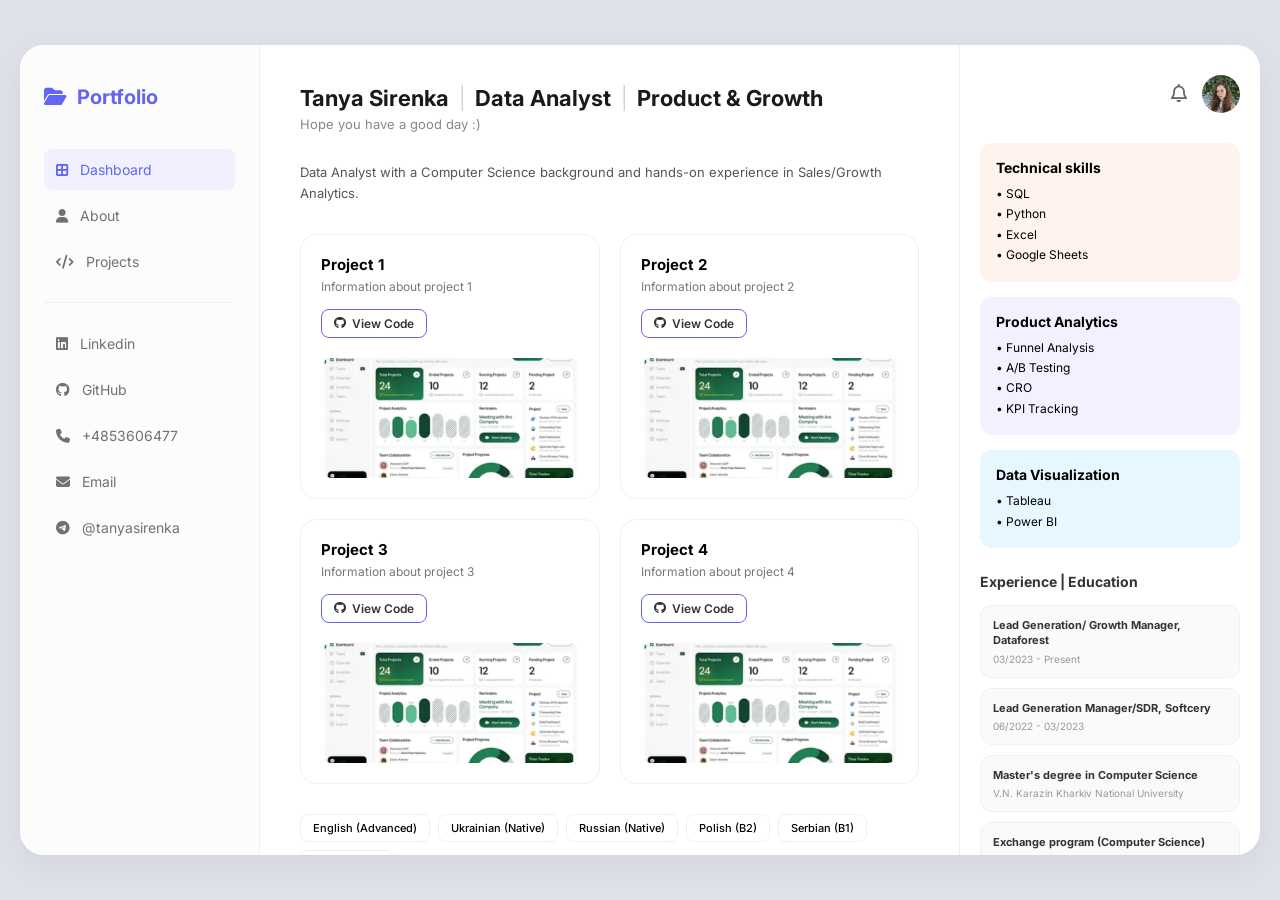
<file: index.html>
<!DOCTYPE html>
<html lang="en">
<head>
    <meta charset="UTF-8">
    <meta name="viewport" content="width=device-width, initial-scale=1.0">
    <title>Tanya Sirenka | Portfolio Dashboard</title>
    
    <!-- Link to CSS File -->
    <link rel="stylesheet" href="style.css">
    
    <!-- Professional Icon (Your Profile Photo) -->
    <link rel="icon" type="image/jpeg" href="images/profile.jpeg?v=2">

    <!-- Icons (FontAwesome) -->
    <link rel="stylesheet" href="https://cdnjs.cloudflare.com/ajax/libs/font-awesome/6.4.0/css/all.min.css">
    <!-- Google Fonts (Inter) -->
    <link href="https://fonts.googleapis.com/css2?family=Inter:wght@300;400;600;700&display=swap" rel="stylesheet">
</head> <!-- THIS TAG WAS MISSING -->

    <div class="dashboard-container">
        
        <!-- LEFT SIDEBAR -->
        <aside class="sidebar">
            <div class="logo-area">
                <i class="fa-solid fa-folder-open"></i>
                <span>Portfolio</span>
            </div>
            
            <nav>
                <a href="index.html" class="nav-item active"><i class="fa-solid fa-border-all"></i> <span>Dashboard</span></a>
                <a href="about.html" class="nav-item"><i class="fa-solid fa-user"></i> <span>About</span></a>   
                <a href="projects.html" class="nav-item"><i class="fa-solid fa-code"></i> <span>Projects</span></a>
                
                <div class="nav-divider"></div>

                <a href="https://www.linkedin.com/in/tanya-sirenka/" class="nav-item" target="_blank"><i class="fa-brands fa-linkedin"></i> <span>Linkedin</span></a>
                <a href="https://github.com/LazTanya" class="nav-item" target="_blank"><i class="fa-brands fa-github"></i> <span>GitHub</span></a>
                <a href="tel:+4853606477" class="nav-item"><i class="fa-solid fa-phone"></i> <span>+4853606477</span></a>
                <a href="mailto:sirenkatanya@gmail.com" class="nav-item"><i class="fa-solid fa-envelope"></i> <span>Email</span></a>
                <a href="https://t.me/tanyasirenka" class="nav-item" target="_blank"><i class="fa-brands fa-telegram"></i> <span>@tanyasirenka</span></a>
            </nav>
        </aside>

        <!-- MIDDLE CONTENT -->
        <main class="main-content">
            <header class="header-top">
                <div class="title-group">
                    <h1>Tanya Sirenka <span class="sep">|</span> Data Analyst <span class="sep">|</span> Product & Growth</h1>
                    <p class="sub-text">Hope you have a good day :)</p>
                </div>
            </header>

            <p class="intro-text">
                Data Analyst with a Computer Science background and hands-on experience in Sales/Growth Analytics.
            </p>

            <div class="project-grid">
                <!-- Project 1 -->
                <div class="project-card">
                    <h3>Project 1</h3>
                    <p>Information about project 1</p>
                    <a href="https://github.com" class="view-code-btn" target="_blank">
                        <i class="fa-brands fa-github"></i> View Code
                    </a>
                    <div class="img-placeholder">
                        <img src="images/1_project.png" alt="Project 1">
                    </div>
                </div>
                <!-- Project 2 -->
                <div class="project-card">
                    <h3>Project 2</h3>
                    <p>Information about project 2</p>
                    <a href="https://github.com" class="view-code-btn" target="_blank">
                        <i class="fa-brands fa-github"></i> View Code
                    </a>
                    <div class="img-placeholder">
                        <img src="images/1_project.png" alt="Project 2">
                    </div>
                </div>
                <!-- Project 3 -->
                <div class="project-card">
                    <h3>Project 3</h3>
                    <p>Information about project 3</p>
                    <a href="https://github.com" class="view-code-btn" target="_blank">
                        <i class="fa-brands fa-github"></i> View Code
                    </a>
                    <div class="img-placeholder">
                        <img src="images/1_project.png" alt="Project 1">
                    </div>
                </div>
                <!-- Project 4 -->
                <div class="project-card">
                    <h3>Project 4</h3>
                    <p>Information about project 4</p>
                    <a href="https://github.com" class="view-code-btn" target="_blank">
                        <i class="fa-brands fa-github"></i> View Code
                    </a>
                    <div class="img-placeholder">
                        <img src="images/1_project.png" alt="Project 1">
                    </div>
                </div>
            </div>

            <div class="languages-row">
                <span class="lang-tag">English (Advanced)</span>
                <span class="lang-tag">Ukrainian (Native)</span>
                <span class="lang-tag">Russian (Native)</span>
                <span class="lang-tag">Polish (B2)</span>
                <span class="lang-tag">Serbian (B1)</span>
                <span class="lang-tag">Croatian (B1)</span>
            </div>
        </main>

        <!-- RIGHT SIDEBAR -->
        <aside class="right-sidebar">
            <div class="profile-nav">
                <i class="fa-regular fa-bell notification-icon"></i>
                <img src="images/profile.jpeg" alt="Tanya" class="profile-img">
            </div>

            <div class="skill-box tech-skills">
                <h4>Technical skills</h4>
                <ul>
                    <li>• SQL</li>
                    <li>• Python</li>
                    <li>• Excel</li>
                    <li>• Google Sheets</li>
                </ul>
            </div>

            <div class="skill-box prod-skills">
                <h4>Product Analytics</h4>
                <ul>
                    <li>• Funnel Analysis</li>
                    <li>• A/B Testing</li>
                    <li>• CRO</li>
                    <li>• KPI Tracking</li>
                </ul>
            </div>

            <div class="skill-box data-viz">
                <h4>Data Visualization</h4>
                <ul>
                    <li>• Tableau</li>
                    <li>• Power BI</li>
                </ul>
            </div>

            <div class="experience-section">
                <h4>Experience | Education</h4>
                
                <div class="exp-card">
                    <h5>Lead Generation/ Growth Manager, <strong>Dataforest</strong></h5>
                    <p>03/2023 - Present</p>
                </div>

                <div class="exp-card">
                    <h5>Lead Generation Manager/SDR, <strong>Softcery</strong></h5>
                    <p>06/2022 - 03/2023</p>
                </div>

                <div class="exp-card">
                    <h5>Master's degree in Computer Science</h5>
                    <p>V.N. Karazin Kharkiv National University</p>
                </div>

                <div class="exp-card">
                    <h5>Exchange program (Computer Science)</h5>
                    <p>Warsaw University of Technology, Poland</p>
                </div>

                <div class="exp-card">
                    <h5>Bachelor's degree in Computer Science</h5>
                    <p>2020-2024</p>
                </div>
            </div>
        </aside>

    </div>

</body>
</html>
</file>
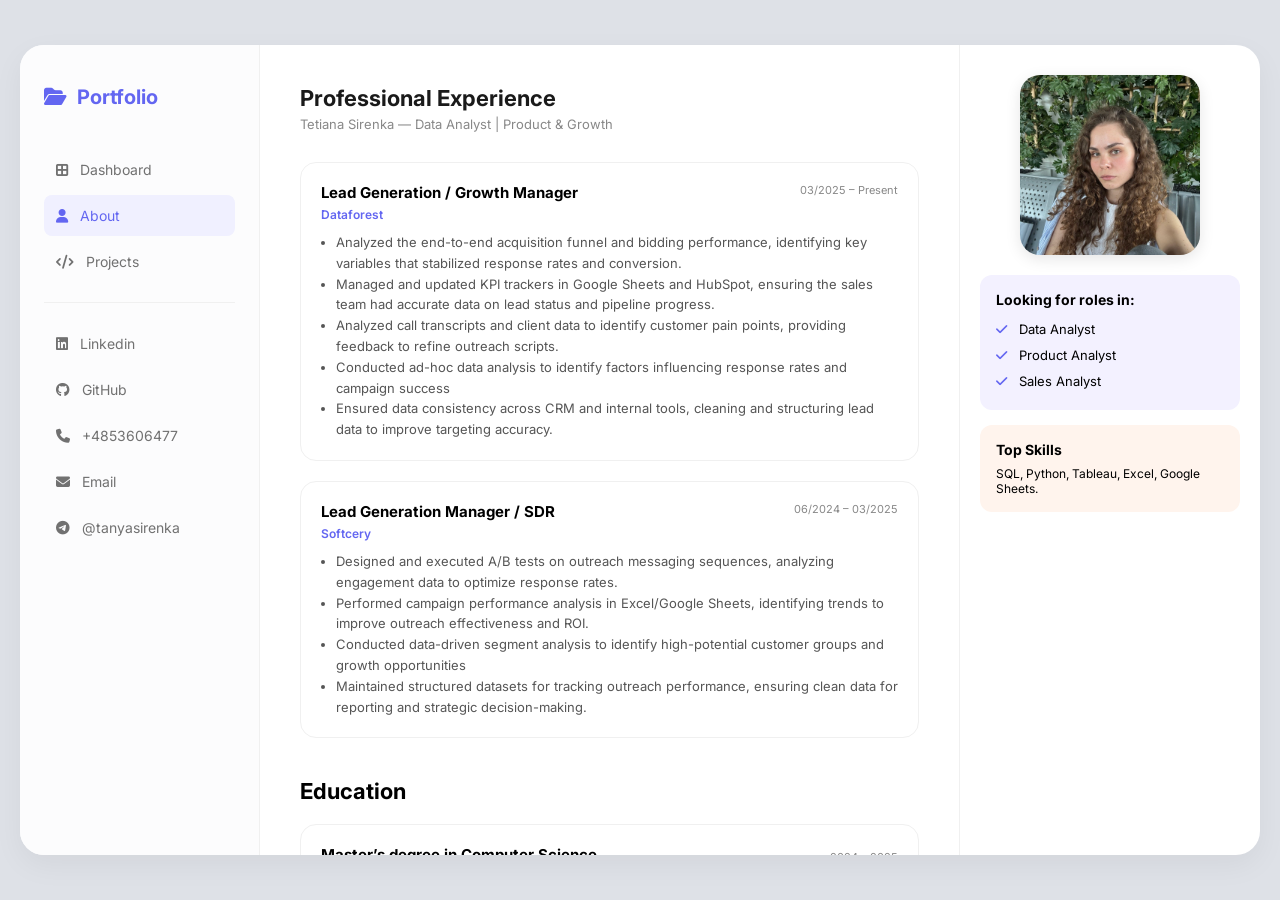
<file: about.html>
<!DOCTYPE html>
<html lang="en">
<head>
    <meta charset="UTF-8">
    <meta name="viewport" content="width=device-width, initial-scale=1.0">
    <title>About | Tetiana Sirenka</title>
    <link rel="stylesheet" href="style.css">
    <link rel="stylesheet" href="https://cdnjs.cloudflare.com/ajax/libs/font-awesome/6.4.0/css/all.min.css">
    <link href="https://fonts.googleapis.com/css2?family=Inter:wght@300;400;600;700&display=swap" rel="stylesheet">
</head>
<body>

    <div class="dashboard-container">
        
        <!-- SIDEBAR -->
        <aside class="sidebar">
            <div class="logo-area">
                <i class="fa-solid fa-folder-open"></i>
                <span>Portfolio</span>
            </div>
            <nav>
                <a href="index.html" class="nav-item"><i class="fa-solid fa-border-all"></i> <span>Dashboard</span></a>
                <a href="about.html" class="nav-item active"><i class="fa-solid fa-user"></i> <span>About</span></a>
                <a href="projects.html" class="nav-item"><i class="fa-solid fa-code"></i> <span>Projects</span></a>
                <div class="nav-divider"></div>
                <a href="https://www.linkedin.com/in/tanya-sirenka" class="nav-item" target="_blank"><i class="fa-brands fa-linkedin"></i> <span>Linkedin</span></a>
                <a href="https://github.com" class="nav-item" target="_blank"><i class="fa-brands fa-github"></i> <span>GitHub</span></a>
                <a href="tel:+4853606477" class="nav-item"><i class="fa-solid fa-phone"></i> <span>+4853606477</span></a>
                <a href="mailto:sirenkatanya@gmail.com" class="nav-item"><i class="fa-solid fa-envelope"></i> <span>Email</span></a>
                <a href="https://t.me/tanyasirenka" class="nav-item" target="_blank"><i class="fa-brands fa-telegram"></i> <span>@tanyasirenka</span></a>
            </nav>
        </aside>

        <!-- MAIN CONTENT -->
        <main class="main-content">
            <header class="header-top">
                <h1>Professional Experience</h1>
                <p class="sub-text">Tetiana Sirenka — Data Analyst | Product & Growth</p>
            </header>

            <div class="about-content" style="margin-top: 30px;">
                
                                <!-- Experience Cards -->
                <div class="project-card" style="margin-bottom: 20px;">
                    <div style="display: flex; justify-content: space-between;">
                        <h3>Lead Generation / Growth Manager</h3>
                        <span style="font-size: 11px; color: #888;">03/2025 – Present</span>
                    </div>
                    <p style="margin-bottom: 10px;">
                        <a href="https://dataforest.ai" target="_blank" style="color: var(--accent-purple); font-weight: 600; text-decoration: none;">Dataforest</a>
                    </p>
                    <ul style="font-size: 13px; color: #555; line-height: 1.6; padding-left: 15px;">
                        <li>Analyzed the end-to-end acquisition funnel and bidding performance, identifying key variables that stabilized response rates and conversion.</li>
                        <li>Managed and updated KPI trackers in Google Sheets and HubSpot, ensuring the sales team had accurate data on lead status and pipeline progress.</li>
                        <li>Analyzed call transcripts and client data to identify customer pain points, providing feedback to refine outreach scripts.</li>
                        <li>Conducted ad-hoc data analysis to identify factors influencing response rates and campaign success</li>
                        <li>Ensured data consistency across CRM and internal tools, cleaning and structuring lead data to improve targeting accuracy.</li>
                    </ul>
                </div>

                                <!-- Softcery Section -->
                <div class="project-card" style="margin-bottom: 20px;">
                    <div style="display: flex; justify-content: space-between;">
                        <h3>Lead Generation Manager / SDR</h3>
                        <span style="font-size: 11px; color: #888;">06/2024 – 03/2025</span>
                    </div>
                    <p style="margin-bottom: 10px;">
                        <a href="https://softcery.com" target="_blank" style="color: var(--accent-purple); font-weight: 600; text-decoration: none;">Softcery</a>
                    </p>
                    <ul style="font-size: 13px; color: #555; line-height: 1.6; padding-left: 15px;">
                         <li>Designed and executed A/B tests on outreach messaging sequences, analyzing engagement data to optimize response rates.</li>
                        <li>Performed campaign performance analysis in Excel/Google Sheets, identifying trends to improve outreach effectiveness and ROI.</li>
                        <li>Conducted data-driven segment analysis to identify high-potential customer groups and growth opportunities</li>
                        <li>Maintained structured datasets for tracking outreach performance, ensuring clean data for reporting and strategic decision-making.</li>
                    </ul>
                </div>

            <h1 style="font-size: 22px; margin: 40px 0 20px 0;">Education</h1>

            <!-- Master's Degree -->
            <div class="project-card" style="margin-bottom: 20px;">
                <div style="display: flex; justify-content: space-between; align-items: center;">
                    <h3>Master’s degree in Computer Science</h3>
                    <span style="font-size: 11px; color: #888;">2024 – 2025</span>
                </div>
                <p style="font-size: 13px; color: #555; margin-top: 5px;">V.N. Karazin Kharkiv National University, Ukraine</p>
            </div>

            <!-- Bachelor's Degree (Exchange) -->
            <div class="project-card" style="margin-bottom: 20px;">
                <div style="display: flex; justify-content: space-between; align-items: center;">
                    <h3>Bachelor’s degree in Computer Science (Exchange)</h3>
                    <span style="font-size: 11px; color: #888;">2022 – 2024</span>
                </div>
                <p style="font-size: 13px; color: #555; margin-top: 5px;">Warsaw University of Technology, Poland</p>
                <p style="font-size: 11px; font-style: italic; color: #888; margin-top: 8px;">
                    Key coursework: Probability and Statistics, Database Management Systems (SQL), Introduction to Artificial Intelligence.
                </p>
            </div>

            <!-- Bachelor's Degree -->
            <div class="project-card" style="margin-bottom: 20px;">
                <div style="display: flex; justify-content: space-between; align-items: center;">
                    <h3>Bachelor’s degree in Computer Science</h3>
                    <span style="font-size: 11px; color: #888;">2020 – 2024</span>
                </div>
                <p style="font-size: 13px; color: #555; margin-top: 5px;">V.N. Karazin Kharkiv National University, Ukraine</p>
                <p style="font-size: 11px; font-style: italic; color: #888; margin-top: 8px;">
                    Key coursework: Database systems, Theory of Intelligent Systems and Data Analysis, Algorithms, Programming fundamentals.
                </p>
            </div>
        </main>

        <!-- RIGHT SIDEBAR -->
        <aside class="right-sidebar">
            <div class="profile-nav" style="justify-content: center; margin-bottom: 20px;">
                <img src="images/profile.jpeg" alt="Tetiana" class="profile-img-large">
            </div>

            <div class="skill-box prod-skills">
                <h4>Looking for roles in:</h4>
                <ul style="list-style: none; font-size: 13px; line-height: 2;">
                    <li><i class="fa-solid fa-check" style="color: var(--accent-purple); margin-right: 8px;"></i> Data Analyst</li>
                    <li><i class="fa-solid fa-check" style="color: var(--accent-purple); margin-right: 8px;"></i> Product Analyst</li>
                    <li><i class="fa-solid fa-check" style="color: var(--accent-purple); margin-right: 8px;"></i> Sales Analyst</li>
                </ul>
            </div>

            <div class="skill-box tech-skills">
                <h4>Top Skills</h4>
                <p style="font-size: 12px;">SQL, Python, Tableau, Excel, Google Sheets.</p>
            </div>
        </aside>

    </div>

</body>
</html>
</file>
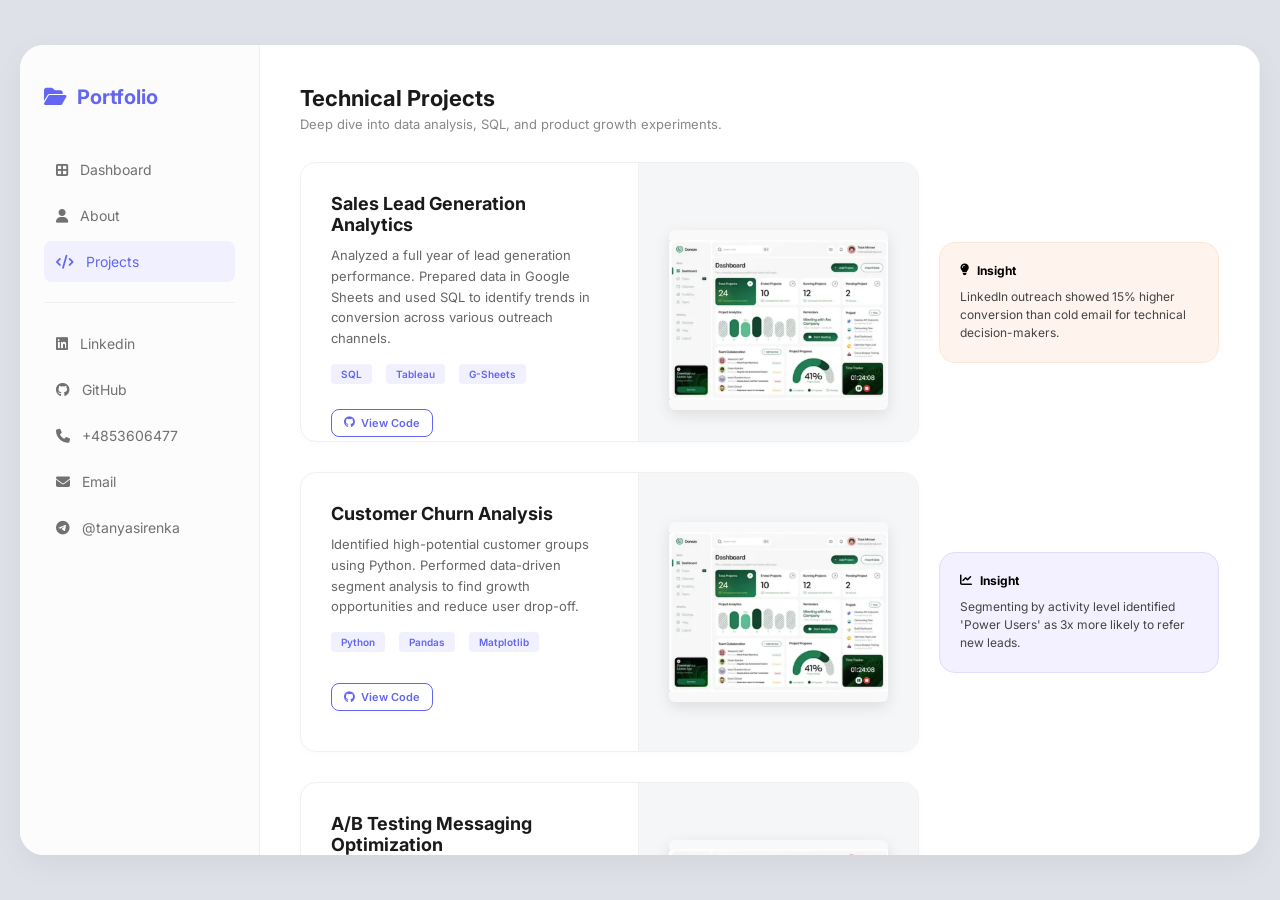
<file: projects.html>
<!DOCTYPE html>
<html lang="en">
<head>
    <meta charset="UTF-8">
    <meta name="viewport" content="width=device-width, initial-scale=1.0">
    <title>Projects | Tetiana Sirenka</title>
    <!-- CSS Reference -->
    <link rel="stylesheet" href="style.css">
    <!-- Icons and Fonts -->
    <link rel="stylesheet" href="https://cdnjs.cloudflare.com/ajax/libs/font-awesome/6.4.0/css/all.min.css">
    <link href="https://fonts.googleapis.com/css2?family=Inter:wght@300;400;600;700&display=swap" rel="stylesheet">
</head>
<body>

    <!-- 'projects-full-width' ensures the layout uses 2 columns (Sidebar + Content) -->
    <div class="dashboard-container projects-full-width">
        
        <!-- LEFT SIDEBAR -->
        <aside class="sidebar">
            <div class="logo-area">
                <i class="fa-solid fa-folder-open"></i>
                <span>Portfolio</span>
            </div>
            <nav>
                <a href="index.html" class="nav-item"><i class="fa-solid fa-border-all"></i> <span>Dashboard</span></a>
                <a href="about.html" class="nav-item"><i class="fa-solid fa-user"></i> <span>About</span></a>
                <a href="projects.html" class="nav-item active"><i class="fa-solid fa-code"></i> <span>Projects</span></a>
                <div class="nav-divider"></div>
                <a href="https://www.linkedin.com/in/tanya-sirenka" class="nav-item" target="_blank"><i class="fa-brands fa-linkedin"></i> <span>Linkedin</span></a>
                <a href="https://github.com" class="nav-item" target="_blank"><i class="fa-brands fa-github"></i> <span>GitHub</span></a>
                <a href="tel:+4853606477" class="nav-item"><i class="fa-solid fa-phone"></i> <span>+4853606477</span></a>
                <a href="mailto:sirenkatanya@gmail.com" class="nav-item"><i class="fa-solid fa-envelope"></i> <span>Email</span></a>
                <a href="https://t.me/tanyasirenka" class="nav-item" target="_blank"><i class="fa-brands fa-telegram"></i> <span>@tanyasirenka</span></a>
            </nav>
        </aside>

        <!-- MAIN CONTENT AREA -->
        <main class="main-content">
            <header class="header-top">
                <h1>Technical Projects</h1>
                <p class="sub-text">Deep dive into data analysis, SQL, and product growth experiments.</p>
            </header>

            <div class="projects-rows-container">
                
                <!-- Project 1: Sales Lead Gen -->
                <div class="project-row">
                    <div class="detailed-project-card">
                        <div class="proj-left">
                            <div class="proj-text-top">
                                <h3>Sales Lead Generation Analytics</h3>
                                <p class="proj-desc">Analyzed a full year of lead generation performance. Prepared data in Google Sheets and used SQL to identify trends in conversion across various outreach channels.</p>
                                <div class="tech-stack">
                                    <span>SQL</span> <span>Tableau</span> <span>G-Sheets</span>
                                </div>
                            </div>
                            <!-- Separated link at the bottom -->
                            <a href="#" class="view-code-btn" target="_blank"><i class="fa-brands fa-github"></i> View Code</a>
                        </div>
                        <div class="proj-right">
                            <img src="images/1_project.png" alt="Sales Analytics Dashboard">
                        </div>
                    </div>
                    <!-- Insight Card aligned to the project -->
                    <div class="insight-card peach">
                        <h5><i class="fa-solid fa-lightbulb"></i> Insight</h5>
                        <p>LinkedIn outreach showed 15% higher conversion than cold email for technical decision-makers.</p>
                    </div>
                </div>

                <!-- Project 2: Customer Churn -->
                <div class="project-row">
                    <div class="detailed-project-card">
                        <div class="proj-left">
                            <div class="proj-text-top">
                                <h3>Customer Churn Analysis</h3>
                                <p class="proj-desc">Identified high-potential customer groups using Python. Performed data-driven segment analysis to find growth opportunities and reduce user drop-off.</p>
                                <div class="tech-stack">
                                    <span>Python</span> <span>Pandas</span> <span>Matplotlib</span>
                                </div>
                            </div>
                            <a href="#" class="view-code-btn" target="_blank"><i class="fa-brands fa-github"></i> View Code</a>
                        </div>
                        <div class="proj-right">
                            <img src="images/1_project.png" alt="Churn Analysis Chart">
                        </div>
                    </div>
                    <div class="insight-card lavender">
                        <h5><i class="fa-solid fa-chart-line"></i> Insight</h5>
                        <p>Segmenting by activity level identified 'Power Users' as 3x more likely to refer new leads.</p>
                    </div>
                </div>

                <!-- Project 3: A/B Testing -->
                <div class="project-row">
                    <div class="detailed-project-card">
                        <div class="proj-left">
                            <div class="proj-text-top">
                                <h3>A/B Testing Messaging Optimization</h3>
                                <p class="proj-desc">Designed and executed experiments on outreach messaging sequences. Analyzed engagement data to improve response rates via winning copy variations.</p>
                                <div class="tech-stack">
                                    <span>A/B Testing</span> <span>Excel</span> <span>Statistics</span>
                                </div>
                            </div>
                            <a href="#" class="view-code-btn" target="_blank"><i class="fa-brands fa-github"></i> View Code</a>
                        </div>
                        <div class="proj-right">
                            <img src="images/1_project.png" alt="A/B Testing Results">
                        </div>
                    </div>
                    <div class="insight-card lightblue">
                        <h5><i class="fa-solid fa-flask"></i> Insight</h5>
                        <p>Personalized subject lines increased open rates by 22% during the 4-week testing period.</p>
                    </div>
                </div>

                <!-- Project 4: KPI Tracking -->
                <div class="project-row">
                    <div class="detailed-project-card">
                        <div class="proj-left">
                            <div class="proj-text-top">
                                <h3>KPI & Funnel Growth Tracking</h3>
                                <p class="proj-desc">Built an automated tracker for funnel analysis and bidding performance. Ensured data consistency across HubSpot CRM and internal databases.</p>
                                <div class="tech-stack">
                                    <span>HubSpot CRM</span> <span>G-Sheets</span> <span>Automation</span>
                                </div>
                            </div>
                            <a href="#" class="view-code-btn" target="_blank"><i class="fa-brands fa-github"></i> View Code</a>
                        </div>
                        <div class="proj-right">
                            <img src="images/1_project.png" alt="KPI Tracker Screenshot">
                        </div>
                    </div>
                    <div class="insight-card lightgreen">
                        <h5><i class="fa-solid fa-bullseye"></i> Insight</h5>
                        <p>Automating the data cleaning process reduced manual reporting time by 5 hours per week.</p>
                    </div>
                </div>

            </div>
        </main>
    </div>

</body>
</html>
</file>
<file: style.css>
:root {
    --bg-color: #DEE1E7;
    --sidebar-text: #717171;
    --accent-purple: #6366f1;
    --card-bg: #ffffff;
    --border-color: #f0f0f0;
    --text-main: #1a1a1a;
    --text-muted: #888;
}

/* Reset and Base Styles */
* {
    margin: 0;
    padding: 0;
    box-sizing: border-box;
    font-family: 'Inter', sans-serif;
}

body {
    background-color: var(--bg-color);
    padding: 20px;
    display: flex;
    justify-content: center;
    align-items: center;
    min-height: 100vh;
}

/* Layout Container */
.dashboard-container {
    background: #fff;
    width: 100%;
    max-width: 1300px;
    height: 90vh;
    border-radius: 24px;
    display: grid;
    grid-template-columns: 240px 1fr 300px;
    overflow: hidden;
    box-shadow: 0 10px 30px rgba(0,0,0,0.05);
}

/* LEFT SIDEBAR */
.sidebar {
    background: #fcfcfd;
    border-right: 1px solid var(--border-color);
    padding: 40px 24px;
}

.logo-area {
    color: var(--accent-purple);
    font-weight: 700;
    font-size: 20px;
    margin-bottom: 40px;
    display: flex;
    align-items: center;
    gap: 10px;
}

.nav-item {
    display: flex;
    align-items: center;
    gap: 12px;
    text-decoration: none;
    color: var(--sidebar-text);
    font-size: 14px;
    padding: 12px;
    border-radius: 8px;
    margin-bottom: 5px;
    transition: 0.2s;
}

.nav-item:hover, .nav-item.active {
    color: var(--accent-purple);
    background: #f0f0ff;
}

.nav-divider {
    height: 1px;
    background: var(--border-color);
    margin: 20px 0;
}

/* MAIN CONTENT */
.main-content {
    padding: 40px;
    overflow-y: auto;
    border-right: 1px solid var(--border-color);
}

.header-top h1 {
    font-size: 22px;
    font-weight: 700;
    color: var(--text-main);
}

.sep {
    color: #ccc;
    font-weight: 300;
    margin: 0 5px;
}

.sub-text {
    font-size: 13px;
    color: var(--text-muted);
    margin-top: 5px;
}

.intro-text {
    font-size: 13px;
    color: #555;
    margin: 30px 0;
    line-height: 1.6;
}

/* Projects */
.project-grid {
    display: grid;
    grid-template-columns: 1fr 1fr;
    gap: 20px;
    margin-bottom: 30px;
}

.project-card {
    border: 1px solid var(--border-color);
    border-radius: 16px;
    padding: 20px;
    background: #fff;
}

.project-card h3 { font-size: 15px; margin-bottom: 5px; }
.project-card p { font-size: 12px; color: #777; margin-bottom: 10px; }
.project-card a { font-size: 12px; color: #333; font-weight: 600; }

.img-placeholder {
    background: #eee;
    height: 140px;
    border-radius: 10px;
    margin-top: 15px;
    overflow: hidden;
}

.img-placeholder img {
    width: 100%;
    height: 100%;
    object-fit: cover;
}

/* Languages */
.languages-row {
    display: flex;
    gap: 8px;
    flex-wrap: wrap;
}

.lang-tag {
    border: 1px solid var(--border-color);
    padding: 6px 12px;
    border-radius: 8px;
    font-size: 11px;
    font-weight: 500;
}

/* RIGHT SIDEBAR */
.right-sidebar {
    padding: 30px 20px;
    overflow-y: auto;
}

.profile-nav {
    display: flex;
    justify-content: flex-end;
    align-items: center;
    gap: 15px;
    margin-bottom: 30px;
}

.notification-icon {
    font-size: 18px;
    color: #666;
}

.profile-img {
    width: 38px;
    height: 38px;
    border-radius: 50%;
    object-fit: cover;
    background: #eee;
}

.skill-box {
    padding: 16px;
    border-radius: 12px;
    margin-bottom: 15px;
}

.skill-box h4 { font-size: 14px; margin-bottom: 8px; }
.skill-box ul { list-style: none; font-size: 12px; line-height: 1.7; }

.tech-skills { background: #FFF4ED; }
.prod-skills { background: #F3F1FF; }
.data-viz { background: #E6F7FF; }

.experience-section h4 {
    font-size: 14px;
    margin: 25px 0 15px 0;
    color: #333;
}

.exp-card {
    background: #fafafa;
    border: 1px solid #f0f0f0;
    padding: 12px;
    border-radius: 12px;
    margin-bottom: 10px;
}

.exp-card h5 { font-size: 11px; color: #333; line-height: 1.4; }
.exp-card p { font-size: 10px; color: #999; margin-top: 4px; }

/* Responsive adjustments */
@media (max-width: 1100px) {
    .dashboard-container { grid-template-columns: 80px 1fr; }
    .sidebar span, .right-sidebar { display: none; }
}

/* SMALL ADDITIONS FOR ABOUT PAGE PHOTO ONLY */
.profile-img-large {
    width: 180px;
    height: 180px;
    border-radius: 20px;
    object-fit: cover;
    box-shadow: 0 4px 15px rgba(0,0,0,0.1);
}




/* =========================================
   PROJECT PAGE ALIGNMENT
   ========================================= */

.projects-layout-wrapper {
    display: grid;
    grid-template-columns: 1fr 300px; /* Main project takes more space, Insight is fixed */
    overflow-y: auto;
    height: 100%;
}

.project-main-area {
    padding: 20px 20px 20px 40px;
}

.project-insight-area {
    padding: 20px 20px 20px 0;
    display: flex;
    align-items: center; /* This keeps the insight card centered vertically to the project */
}

.detailed-project-card {
    background: #fff;
    border: 1px solid var(--border-color);
    border-radius: 16px;
    display: grid;
    grid-template-columns: 1.2fr 1fr;
    height: 240px; /* Fixed height so they line up perfectly */
    overflow: hidden;
}

.proj-left { padding: 25px; }
.proj-left h3 { font-size: 17px; margin-bottom: 10px; }
.proj-desc { font-size: 12px; color: #666; line-height: 1.5; margin-bottom: 15px; }

.tech-stack span {
    font-size: 9px;
    background: #f0f0ff;
    color: var(--accent-purple);
    padding: 3px 8px;
    border-radius: 4px;
    margin-right: 5px;
    font-weight: 600;
}

.proj-right img { width: 100%; height: 100%; object-fit: cover; background: #f9f9f9; }

/* Insight Card Styles */
.insight-card {
    padding: 15px;
    border-radius: 12px;
    width: 100%;
}
.insight-card h5 { font-size: 11px; margin-bottom: 5px; }
.insight-card p { font-size: 11px; color: #444; line-height: 1.4; }

.peach { background: #FFF4ED; border: 1px solid #FFE5D4; }
.lavender { background: #F3F1FF; border: 1px solid #E0DBFF; }
.lightblue { background: #E6F7FF; border: 1px solid #BAE7FF; }
.lightgreen { background: #F2FFF2; border: 1px solid #D4FFD4; }

/* Change main grid to 2 columns for Projects page */
.projects-full-width {
    grid-template-columns: 240px 1fr !important;
}

/* Container for rows */
.projects-rows-container {
    margin-top: 30px;
    display: flex;
    flex-direction: column;
    gap: 30px;
}

/* One row = Project + Insight */
.project-row {
    display: grid;
    grid-template-columns: 1fr 280px; /* Card takes rest, Insight is fixed */
    gap: 20px;
    align-items: center;
}

.detailed-project-card {
    background: #fff;
    border: 1px solid var(--border-color);
    border-radius: 16px;
    display: grid;
    grid-template-columns: 1.2fr 1fr;
    height: 250px;
    overflow: hidden;
    box-shadow: 0 2px 8px rgba(0,0,0,0.02);
}

.proj-left { padding: 30px; }
.proj-left h3 { font-size: 18px; margin-bottom: 12px; }
.proj-desc { font-size: 13px; color: #666; line-height: 1.6; margin-bottom: 20px; }

.tech-stack span {
    font-size: 10px;
    background: #f0f0ff;
    color: var(--accent-purple);
    padding: 4px 10px;
    border-radius: 4px;
    margin-right: 8px;
    font-weight: 600;
}

.proj-right img { width: 100%; height: 100%; object-fit: cover; background: #f9f9f9; }

/* Insight Card Styles */
.insight-card {
    padding: 20px;
    border-radius: 16px;
    height: fit-content;
}

.insight-card h5 { font-size: 12px; margin-bottom: 10px; display: flex; align-items: center; gap: 8px; }
.insight-card p { font-size: 12px; color: #444; line-height: 1.5; }

/* Colors */
.peach { background: #FFF4ED; border: 1px solid #FFE5D4; }
.lavender { background: #F3F1FF; border: 1px solid #E0DBFF; }
.lightblue { background: #E6F7FF; border: 1px solid #BAE7FF; }
.lightgreen { background: #F2FFF2; border: 1px solid #D4FFD4; }


/* 1. Space between technologies and the link */
.tech-stack {
    display: flex;
    flex-wrap: wrap;
    gap: 8px;
    margin-bottom: 30px; /* Increased from 20px to 30px to push link down */
}

/* 2. Smaller pictures with space around them */
.proj-right {
    background: #fcfcfd; /* Very light grey background for the image area */
    display: flex;
    align-items: center;
    justify-content: center;
    padding: 25px; /* This creates the "space around" the picture */
    border-left: 1px solid var(--border-color);
}

.proj-right img {
    width: 100%;
    height: 100%;
    object-fit: contain; /* 'contain' ensures the whole picture is visible without cropping */
    border-radius: 8px; /* Rounds the corners of the picture itself */
    box-shadow: 0 4px 12px rgba(0,0,0,0.08); /* Adds a soft shadow to make the photo "pop" */
}

/* 3. Extra breathing room for the text on the left */
.proj-left { 
    padding: 35px; /* Slightly more padding for a cleaner look */
    display: flex;
    flex-direction: column;
    justify-content: space-between; /* This spreads out the title, text, and link nicely */
}


/* Project Card - We remove 'height: 250px' and use 'min-height' */
.detailed-project-card {
    background: #fff;
    border: 1px solid var(--border-color);
    border-radius: 16px;
    display: grid;
    grid-template-columns: 1.2fr 1fr;
    min-height: 280px; /* Changed from height to min-height so nothing disappears */
    overflow: hidden;
    box-shadow: 0 2px 8px rgba(0,0,0,0.02);
}

/* Left Side - Text & Link */
.proj-left { 
    padding: 30px; 
    display: flex; 
    flex-direction: column; 
    justify-content: space-between; /* This pushes the link to the very bottom */
    align-items: flex-start;
}

/* Wrapping title and description together */
.proj-text-top {
    width: 100%;
}

.proj-left h3 { 
    font-size: 18px; 
    margin-bottom: 10px; 
    color: var(--text-main); 
}

.proj-desc { 
    font-size: 13px; 
    color: #666; 
    line-height: 1.6; 
    margin-bottom: 15px; 
}

/* Tech tags space */
.tech-stack {
    display: flex;
    flex-wrap: wrap;
    gap: 6px;
    margin-bottom: 20px;
}

/* The Link - Making it clear and visible */
.view-code-btn {
    text-decoration: none;
    font-size: 12px;
    font-weight: 600;
    color: var(--accent-purple);
    border: 1px solid var(--accent-purple);
    padding: 8px 16px;
    border-radius: 8px;
    display: inline-flex;
    align-items: center;
    gap: 8px;
    transition: 0.2s;
    background: transparent;
}

.view-code-btn:hover {
    background: var(--accent-purple);
    color: white;
}

/* Right Side - Image with space on ALL sides */
.proj-right {
    background: #f4f6f8; /* Soft background to show the space */
    padding: 30px; /* Space from top, bottom, left, and right */
    display: flex;
    align-items: center;
    justify-content: center;
    border-left: 1px solid var(--border-color);
}

.proj-right img {
    max-width: 100%; /* Ensures it doesn't spill out */
    max-height: 180px; /* Controls the size */
    object-fit: contain; /* Keeps the ratio perfect */
    border-radius: 6px;
    box-shadow: 0 5px 15px rgba(0,0,0,0.1); /* Makes the picture look professional */
}


/* Styling for the View Code button across all pages */
.view-code-btn {
    text-decoration: none;
    font-size: 11px; /* Slightly smaller for the dashboard cards */
    font-weight: 600;
    color: var(--accent-purple);
    border: 1px solid var(--accent-purple);
    padding: 6px 12px;
    border-radius: 8px;
    display: inline-flex;
    align-items: center;
    gap: 6px;
    transition: 0.2s;
    margin-top: 5px;
    margin-bottom: 10px;
}

.view-code-btn:hover {
    background: var(--accent-purple);
    color: white;
}

/* Ensure the image placeholder doesn't overlap the button */
.img-placeholder {
    background: #eee;
    height: 120px; /* Adjusted for dashboard view */
    border-radius: 10px;
    margin-top: 10px;
    overflow: hidden;
}

.img-placeholder img {
    width: 100%;
    height: 100%;
    object-fit: cover;
}
</file>
